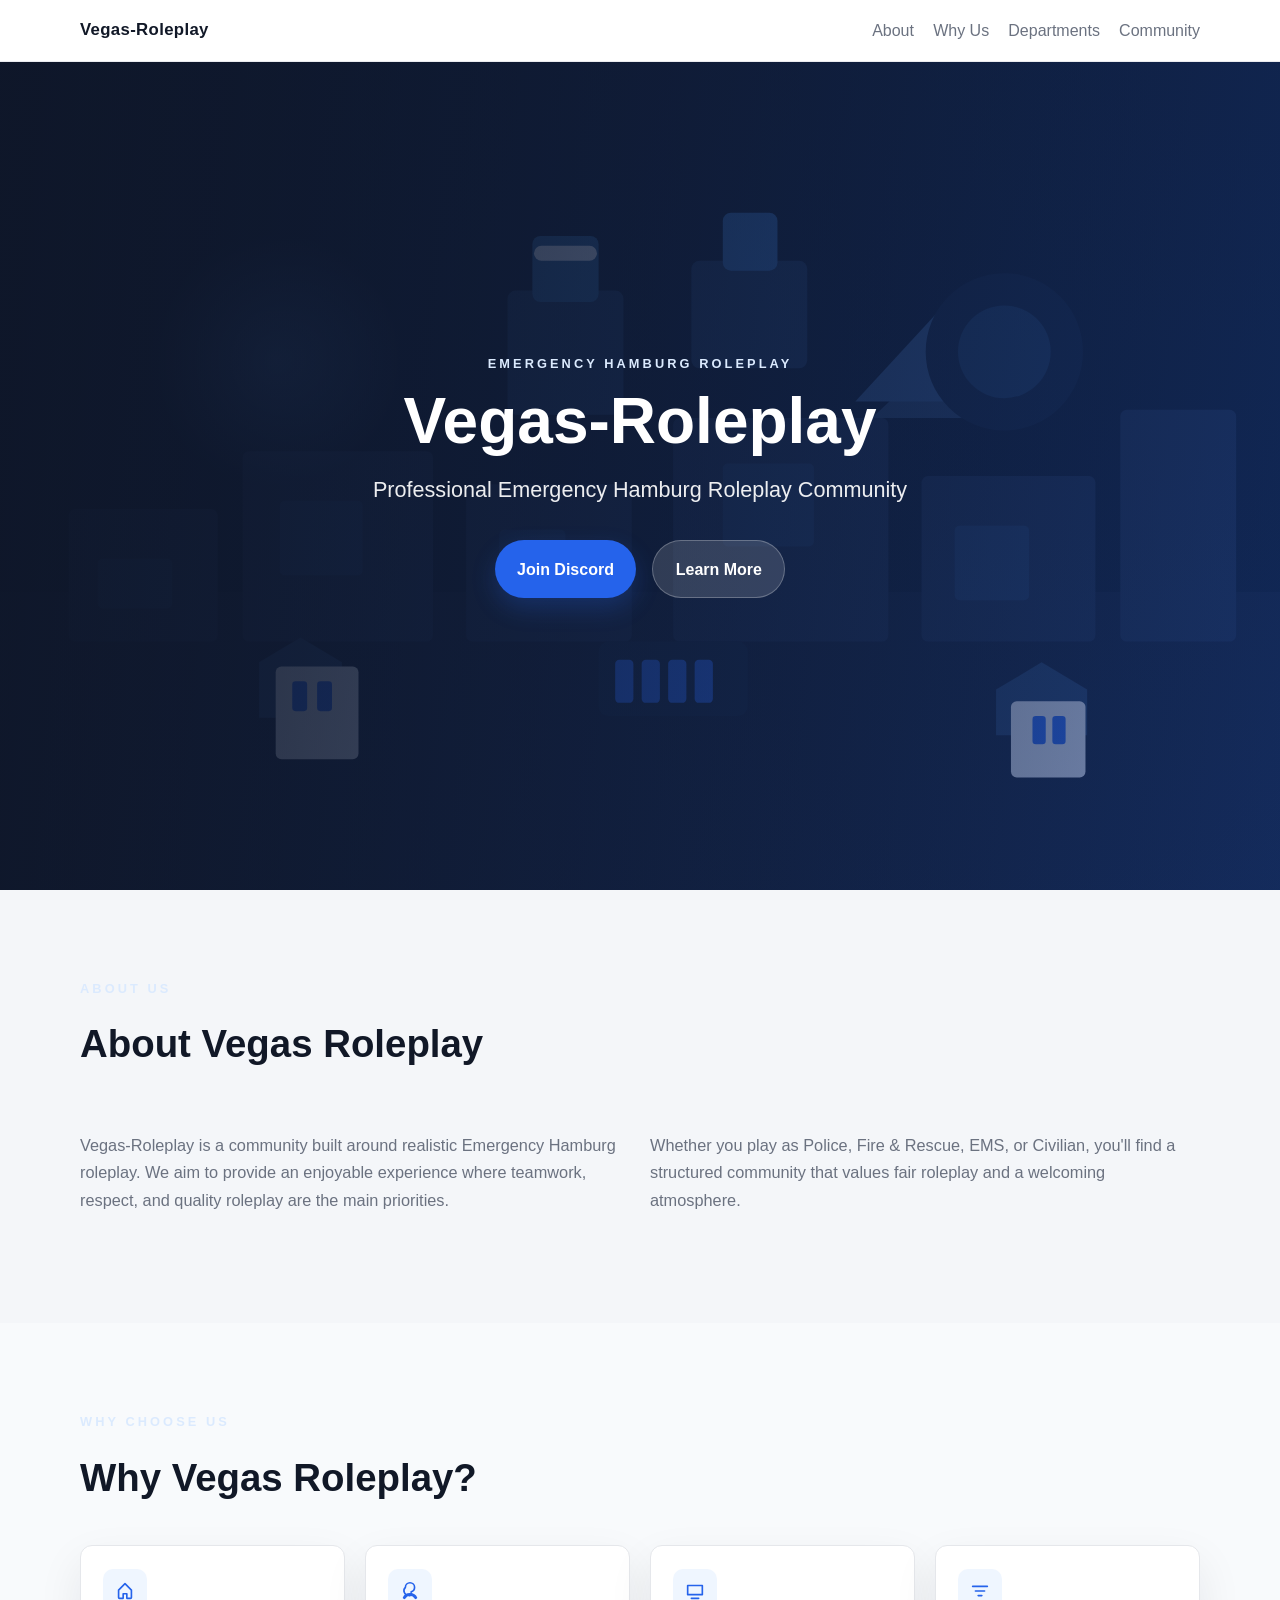
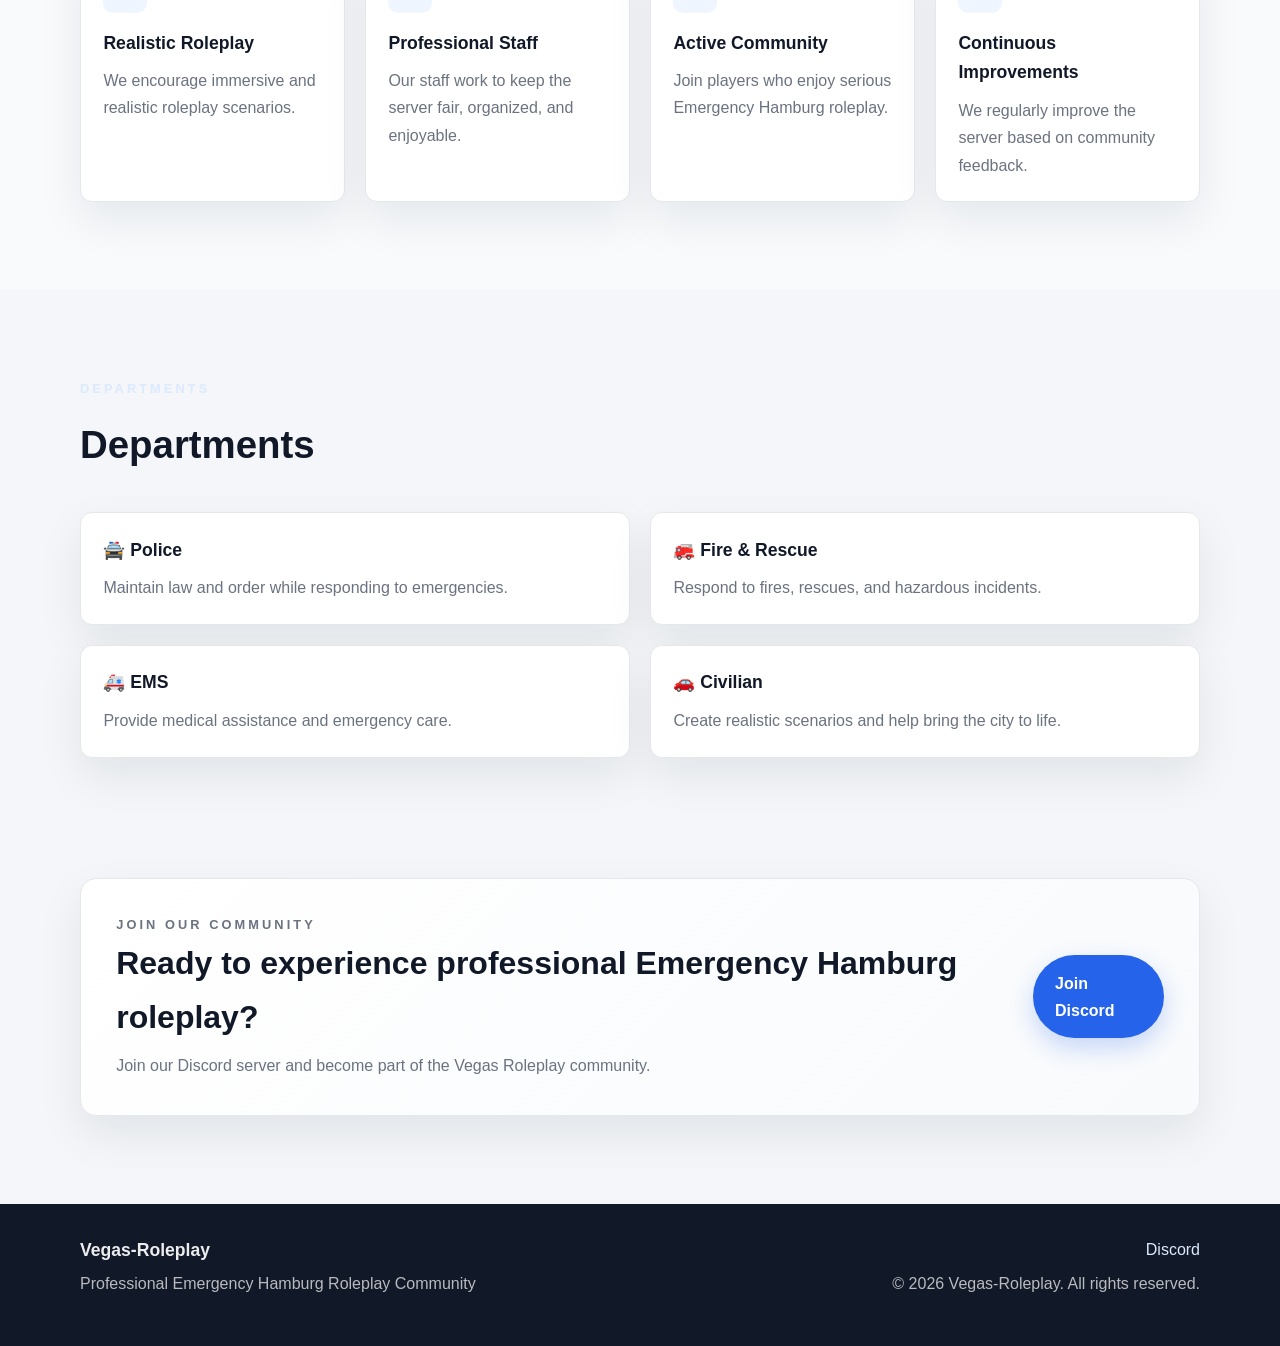
<file: index.html>
<!DOCTYPE html>
<html lang="en">
  <head>
    <meta charset="UTF-8" />
    <meta name="viewport" content="width=device-width, initial-scale=1.0" />
    <meta
      name="description"
      content="Vegas-Roleplay is a professional Emergency Hamburg roleplay community focused on realistic scenarios, strong staff, and a welcoming atmosphere."
    />
    <title>Vegas-Roleplay</title>
    <link rel="stylesheet" href="styles.css" />
  </head>
  <body>
    <header class="site-header">
      <div class="container nav-bar">
        <a class="brand" href="#top">Vegas-Roleplay</a>
        <nav class="site-nav" aria-label="Primary navigation">
          <a href="#about">About</a>
          <a href="#why">Why Us</a>
          <a href="#departments">Departments</a>
          <a href="#community">Community</a>
        </nav>
      </div>
    </header>

    <main id="top">
      <section class="hero">
        <div class="hero-overlay"></div>
        <div class="container hero-content">
          <p class="eyebrow">Emergency Hamburg Roleplay</p>
          <h1>Vegas-Roleplay</h1>
          <p class="hero-subtitle">
            Professional Emergency Hamburg Roleplay Community
          </p>
          <div class="hero-actions">
            <a
              class="btn btn-primary"
              href="https://discord.gg/4weTKbVzCM"
              target="_blank"
              rel="noreferrer"
            >
              Join Discord
            </a>
            <a class="btn btn-secondary" href="#about">Learn More</a>
          </div>
        </div>
      </section>

      <section id="about" class="section">
        <div class="container">
          <div class="section-heading">
            <p class="eyebrow">About us</p>
            <h2>About Vegas Roleplay</h2>
          </div>
          <div class="about-grid">
            <p>
              Vegas-Roleplay is a community built around realistic Emergency
              Hamburg roleplay. We aim to provide an enjoyable experience where
              teamwork, respect, and quality roleplay are the main priorities.
            </p>
            <p>
              Whether you play as Police, Fire &amp; Rescue, EMS, or Civilian,
              you'll find a structured community that values fair roleplay and a
              welcoming atmosphere.
            </p>
          </div>
        </div>
      </section>

      <section id="why" class="section section-alt">
        <div class="container">
          <div class="section-heading">
            <p class="eyebrow">Why choose us</p>
            <h2>Why Vegas Roleplay?</h2>
          </div>
          <div class="card-grid">
            <article class="info-card">
              <div class="icon" aria-hidden="true">
                <svg viewBox="0 0 24 24">
                  <path d="M5 11l7-7 7 7v8a1 1 0 0 1-1 1h-4v-5H10v5H6a1 1 0 0 1-1-1z" />
                </svg>
              </div>
              <h3>Realistic Roleplay</h3>
              <p>
                We encourage immersive and realistic roleplay scenarios.
              </p>
            </article>
            <article class="info-card">
              <div class="icon" aria-hidden="true">
                <svg viewBox="0 0 24 24">
                  <path d="M12 3a5 5 0 0 1 5 5c0 2.4-1.6 4.4-3.7 4.9A4 4 0 0 1 12 17a4 4 0 0 1-1.3-.2A5.1 5.1 0 0 1 7 8a5 5 0 0 1 5-5zm0 12c3.2 0 6 1.8 7 4.4l-1 .6c-1.3-2.3-3.7-3.7-6-3.7s-4.7 1.4-6 3.7l-1-.6C6 16.8 8.8 15 12 15z" />
                </svg>
              </div>
              <h3>Professional Staff</h3>
              <p>
                Our staff work to keep the server fair, organized, and enjoyable.
              </p>
            </article>
            <article class="info-card">
              <div class="icon" aria-hidden="true">
                <svg viewBox="0 0 24 24">
                  <path d="M4 6h16v10H4z" />
                  <path d="M8 20h8" />
                </svg>
              </div>
              <h3>Active Community</h3>
              <p>
                Join players who enjoy serious Emergency Hamburg roleplay.
              </p>
            </article>
            <article class="info-card">
              <div class="icon" aria-hidden="true">
                <svg viewBox="0 0 24 24">
                  <path d="M4 7h16" />
                  <path d="M7 12h10" />
                  <path d="M10 17h4" />
                </svg>
              </div>
              <h3>Continuous Improvements</h3>
              <p>
                We regularly improve the server based on community feedback.
              </p>
            </article>
          </div>
        </div>
      </section>

      <section id="departments" class="section">
        <div class="container">
          <div class="section-heading">
            <p class="eyebrow">Departments</p>
            <h2>Departments</h2>
          </div>
          <div class="card-grid department-grid">
            <article class="department-card">
              <h3>🚔 Police</h3>
              <p>Maintain law and order while responding to emergencies.</p>
            </article>
            <article class="department-card">
              <h3>🚒 Fire &amp; Rescue</h3>
              <p>Respond to fires, rescues, and hazardous incidents.</p>
            </article>
            <article class="department-card">
              <h3>🚑 EMS</h3>
              <p>Provide medical assistance and emergency care.</p>
            </article>
            <article class="department-card">
              <h3>🚗 Civilian</h3>
              <p>Create realistic scenarios and help bring the city to life.</p>
            </article>
          </div>
        </div>
      </section>

      <section id="community" class="section community-cta">
        <div class="container cta-box">
          <div>
            <p class="eyebrow">Join our community</p>
            <h2>Ready to experience professional Emergency Hamburg roleplay?</h2>
            <p>
              Join our Discord server and become part of the Vegas Roleplay
              community.
            </p>
          </div>
          <a
            class="btn btn-primary"
            href="https://discord.gg/4weTKbVzCM"
            target="_blank"
            rel="noreferrer"
          >
            Join Discord
          </a>
        </div>
      </section>
    </main>

    <footer class="site-footer">
      <div class="container footer-content">
        <div>
          <h2>Vegas-Roleplay</h2>
          <p>Professional Emergency Hamburg Roleplay Community</p>
        </div>
        <div class="footer-links">
          <a href="https://discord.gg/4weTKbVzCM" target="_blank" rel="noreferrer">Discord</a>
          <p>© 2026 Vegas-Roleplay. All rights reserved.</p>
        </div>
      </div>
    </footer>
  </body>
</html>
</file>
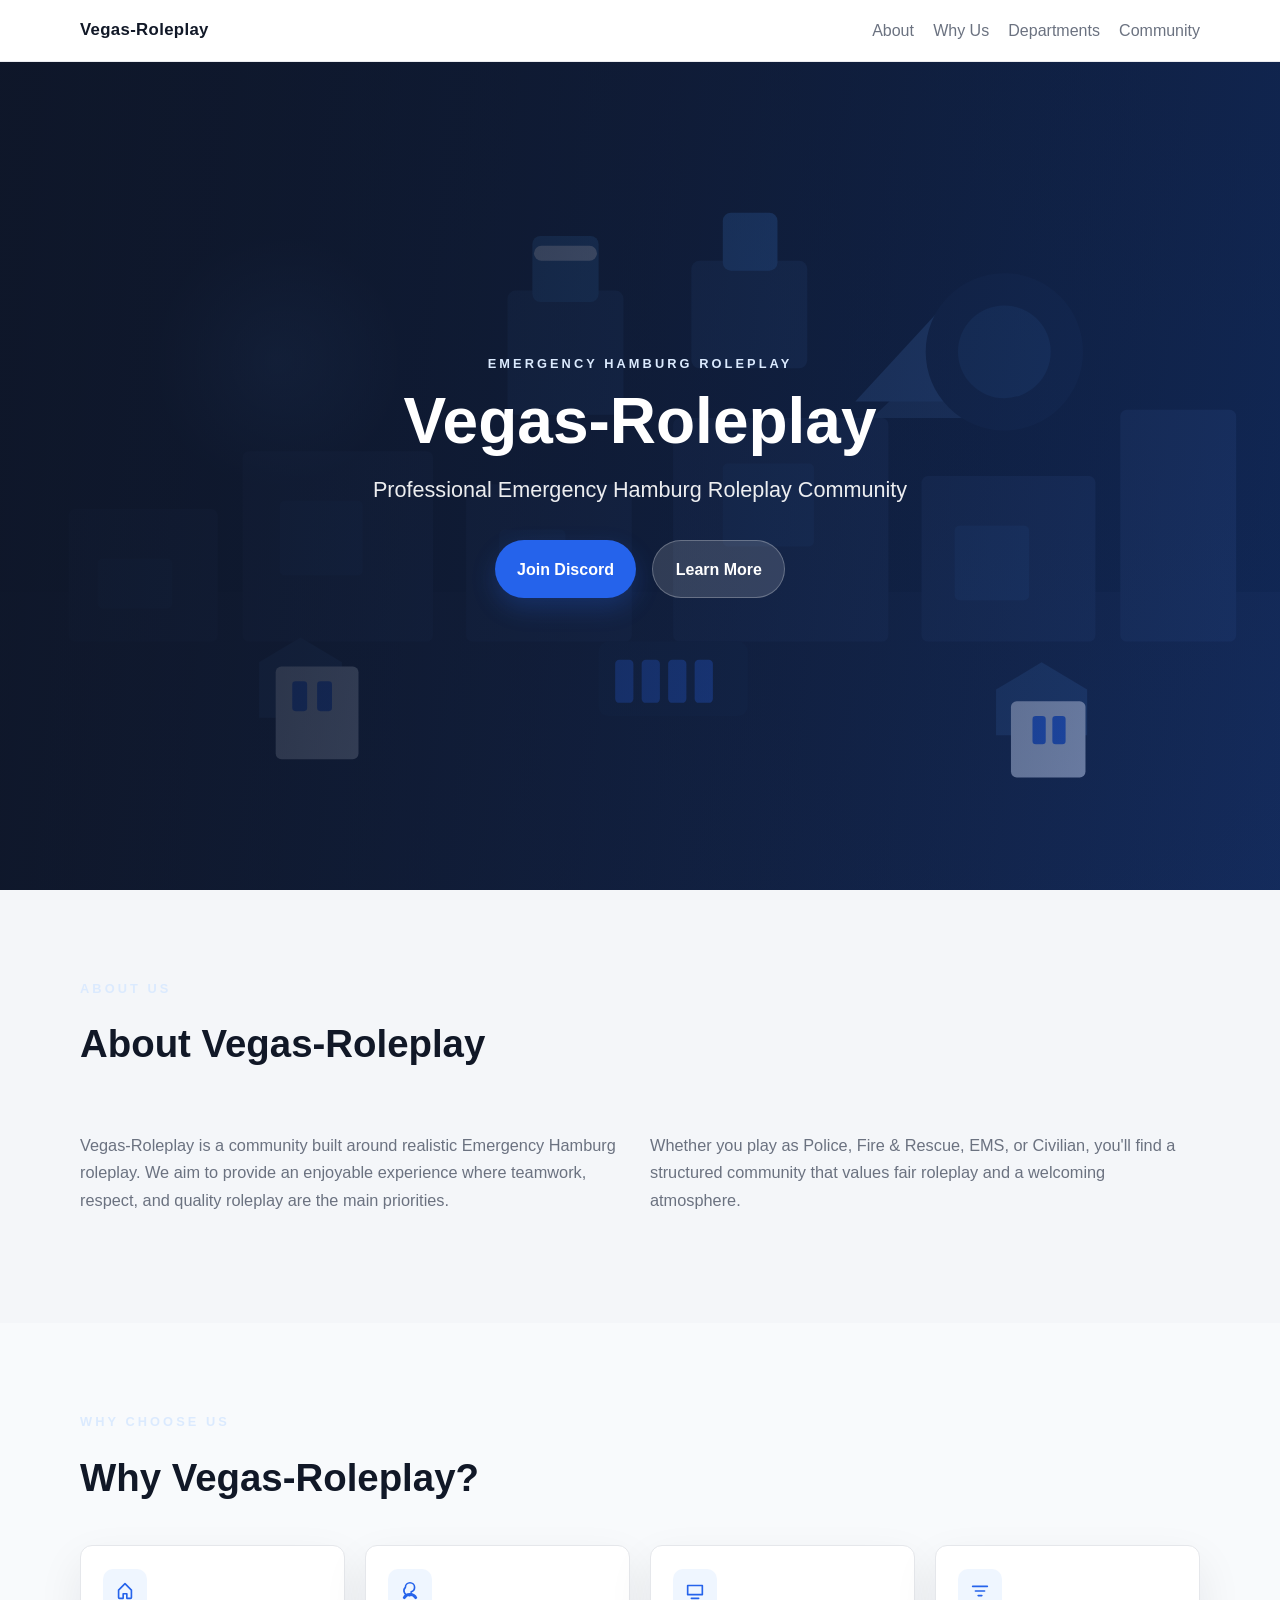
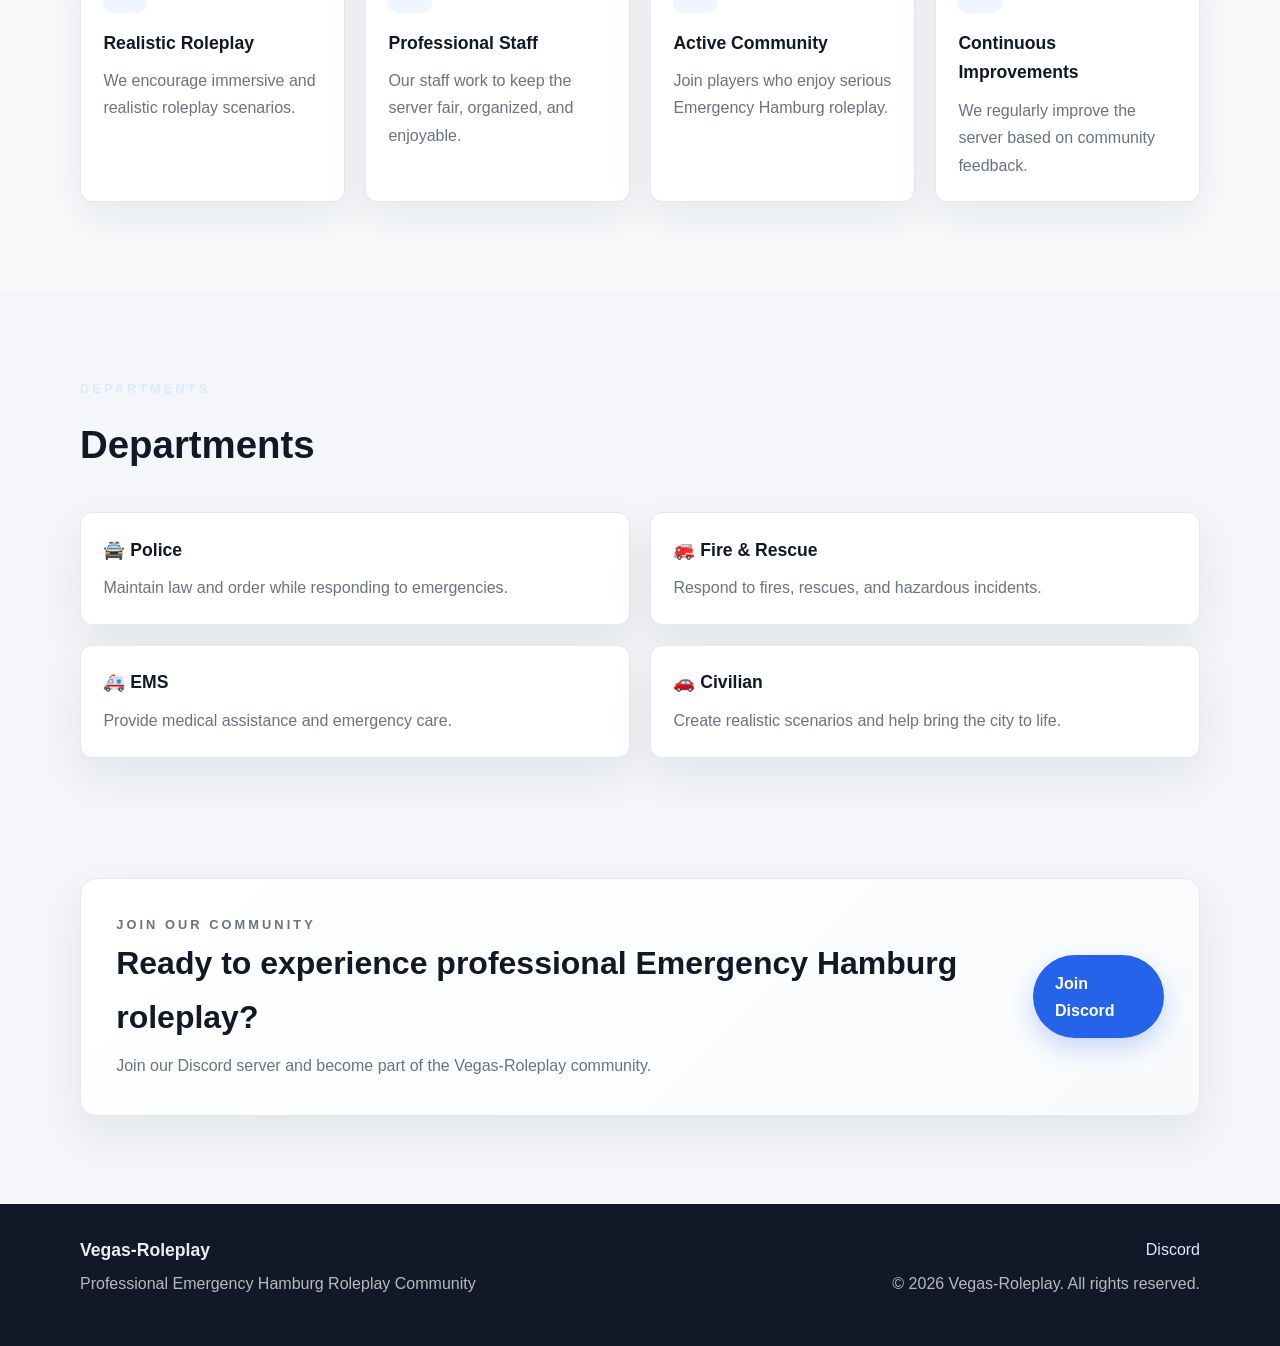
<file: docs/index.html>
<!DOCTYPE html>
<html lang="en">
  <head>
    <meta charset="UTF-8" />
    <meta name="viewport" content="width=device-width, initial-scale=1.0" />
    <meta
      name="description"
      content="Vegas-Roleplay is a professional Emergency Hamburg roleplay community focused on realistic scenarios, strong staff, and a welcoming atmosphere."
    />
    <title>Vegas-Roleplay</title>
    <link rel="stylesheet" href="styles.css" />
  </head>
  <body>
    <header class="site-header">
      <div class="container nav-bar">
        <a class="brand" href="#top">Vegas-Roleplay</a>
        <nav class="site-nav" aria-label="Primary navigation">
          <a href="#about">About</a>
          <a href="#why">Why Us</a>
          <a href="#departments">Departments</a>
          <a href="#community">Community</a>
        </nav>
      </div>
    </header>

    <main id="top">
      <section class="hero">
        <div class="hero-overlay"></div>
        <div class="container hero-content">
          <p class="eyebrow">Emergency Hamburg Roleplay</p>
          <h1>Vegas-Roleplay</h1>
          <p class="hero-subtitle">
            Professional Emergency Hamburg Roleplay Community
          </p>
          <div class="hero-actions">
            <a class="btn btn-primary" href="https://discord.gg/4weTKbVzCM" target="_blank" rel="noreferrer">Join Discord</a>
            <a class="btn btn-secondary" href="#about">Learn More</a>
          </div>
        </div>
      </section>

      <section id="about" class="section">
        <div class="container">
          <div class="section-heading">
            <p class="eyebrow">About us</p>
            <h2>About Vegas-Roleplay</h2>
          </div>
          <div class="about-grid">
            <p>Vegas-Roleplay is a community built around realistic Emergency Hamburg roleplay. We aim to provide an enjoyable experience where teamwork, respect, and quality roleplay are the main priorities.</p>
            <p>Whether you play as Police, Fire &amp; Rescue, EMS, or Civilian, you'll find a structured community that values fair roleplay and a welcoming atmosphere.</p>
          </div>
        </div>
      </section>

      <section id="why" class="section section-alt">
        <div class="container">
          <div class="section-heading">
            <p class="eyebrow">Why choose us</p>
            <h2>Why Vegas-Roleplay?</h2>
          </div>
          <div class="card-grid">
            <article class="info-card">
              <div class="icon" aria-hidden="true">
                <svg viewBox="0 0 24 24">
                  <path d="M5 11l7-7 7 7v8a1 1 0 0 1-1 1h-4v-5H10v5H6a1 1 0 0 1-1-1z" />
                </svg>
              </div>
              <h3>Realistic Roleplay</h3>
              <p>We encourage immersive and realistic roleplay scenarios.</p>
            </article>
            <article class="info-card">
              <div class="icon" aria-hidden="true">
                <svg viewBox="0 0 24 24">
                  <path d="M12 3a5 5 0 0 1 5 5c0 2.4-1.6 4.4-3.7 4.9A4 4 0 0 1 12 17a4 4 0 0 1-1.3-.2A5.1 5.1 0 0 1 7 8a5 5 0 0 1 5-5zm0 12c3.2 0 6 1.8 7 4.4l-1 .6c-1.3-2.3-3.7-3.7-6-3.7s-4.7 1.4-6 3.7l-1-.6C6 16.8 8.8 15 12 15z" />
                </svg>
              </div>
              <h3>Professional Staff</h3>
              <p>Our staff work to keep the server fair, organized, and enjoyable.</p>
            </article>
            <article class="info-card">
              <div class="icon" aria-hidden="true">
                <svg viewBox="0 0 24 24">
                  <path d="M4 6h16v10H4z" />
                  <path d="M8 20h8" />
                </svg>
              </div>
              <h3>Active Community</h3>
              <p>Join players who enjoy serious Emergency Hamburg roleplay.</p>
            </article>
            <article class="info-card">
              <div class="icon" aria-hidden="true">
                <svg viewBox="0 0 24 24">
                  <path d="M4 7h16" />
                  <path d="M7 12h10" />
                  <path d="M10 17h4" />
                </svg>
              </div>
              <h3>Continuous Improvements</h3>
              <p>We regularly improve the server based on community feedback.</p>
            </article>
          </div>
        </div>
      </section>

      <section id="departments" class="section">
        <div class="container">
          <div class="section-heading">
            <p class="eyebrow">Departments</p>
            <h2>Departments</h2>
          </div>
          <div class="card-grid department-grid">
            <article class="department-card">
              <h3>🚔 Police</h3>
              <p>Maintain law and order while responding to emergencies.</p>
            </article>
            <article class="department-card">
              <h3>🚒 Fire &amp; Rescue</h3>
              <p>Respond to fires, rescues, and hazardous incidents.</p>
            </article>
            <article class="department-card">
              <h3>🚑 EMS</h3>
              <p>Provide medical assistance and emergency care.</p>
            </article>
            <article class="department-card">
              <h3>🚗 Civilian</h3>
              <p>Create realistic scenarios and help bring the city to life.</p>
            </article>
          </div>
        </div>
      </section>

      <section id="community" class="section community-cta">
        <div class="container cta-box">
          <div>
            <p class="eyebrow">Join our community</p>
            <h2>Ready to experience professional Emergency Hamburg roleplay?</h2>
            <p>Join our Discord server and become part of the Vegas-Roleplay community.</p>
          </div>
          <a class="btn btn-primary" href="https://discord.gg/4weTKbVzCM" target="_blank" rel="noreferrer">Join Discord</a>
        </div>
      </section>
    </main>

    <footer class="site-footer">
      <div class="container footer-content">
        <div>
          <h2>Vegas-Roleplay</h2>
          <p>Professional Emergency Hamburg Roleplay Community</p>
        </div>
        <div class="footer-links">
          <a href="https://discord.gg/4weTKbVzCM" target="_blank" rel="noreferrer">Discord</a>
          <p>© 2026 Vegas-Roleplay. All rights reserved.</p>
        </div>
      </div>
    </footer>
  </body>
</html>
</file>
<file: styles.css>
:root {
  --bg: #f4f6f9;
  --surface: #ffffff;
  --surface-alt: #f8fafc;
  --text: #111827;
  --muted: #6b7280;
  --border: #e5e7eb;
  --accent: #2563eb;
  --accent-dark: #1d4ed8;
  --shadow: 0 18px 45px rgba(15, 23, 42, 0.08);
}

* {
  box-sizing: border-box;
}

html {
  scroll-behavior: smooth;
}

body {
  margin: 0;
  font-family: Inter, "Segoe UI", Roboto, Helvetica, Arial, sans-serif;
  color: var(--text);
  background: var(--bg);
  line-height: 1.7;
}

a {
  color: inherit;
  text-decoration: none;
}

img {
  max-width: 100%;
  display: block;
}

.container {
  width: min(1120px, calc(100% - 2rem));
  margin: 0 auto;
}

.site-header {
  position: sticky;
  top: 0;
  z-index: 20;
  background: rgba(255, 255, 255, 0.95);
  border-bottom: 1px solid rgba(229, 231, 235, 0.8);
  backdrop-filter: blur(10px);
}

.nav-bar {
  display: flex;
  align-items: center;
  justify-content: space-between;
  padding: 1rem 0;
}

.brand {
  font-size: 1.05rem;
  font-weight: 700;
  letter-spacing: 0.02em;
}

.site-nav {
  display: flex;
  gap: 1.2rem;
  color: var(--muted);
}

.site-nav a {
  transition: color 180ms ease;
}

.site-nav a:hover,
.site-nav a:focus-visible {
  color: var(--accent);
}

.hero {
  position: relative;
  min-height: 92vh;
  display: flex;
  align-items: center;
  justify-content: center;
  background: linear-gradient(95deg, rgba(15, 23, 42, 0.8), rgba(37, 99, 235, 0.35)),
    url("assets/hero-art.svg") center/cover;
  color: #ffffff;
  padding: 4rem 0;
}

.hero-overlay {
  position: absolute;
  inset: 0;
  background: linear-gradient(120deg, rgba(15, 23, 42, 0.74), rgba(15, 23, 42, 0.24));
}

.hero-content {
  position: relative;
  z-index: 1;
  max-width: 760px;
  text-align: center;
}

.eyebrow {
  margin: 0 0 0.75rem;
  text-transform: uppercase;
  letter-spacing: 0.24em;
  font-size: 0.8rem;
  font-weight: 700;
  color: #dbeafe;
}

.hero h1 {
  margin: 0;
  font-size: clamp(2.6rem, 5vw, 4.4rem);
  line-height: 1.08;
  font-weight: 700;
}

.hero-subtitle {
  margin: 1rem auto 0;
  font-size: clamp(1.05rem, 2vw, 1.35rem);
  color: rgba(255, 255, 255, 0.92);
  max-width: 645px;
}

.hero-actions {
  display: flex;
  gap: 1rem;
  justify-content: center;
  flex-wrap: wrap;
  margin-top: 2rem;
}

.btn {
  display: inline-flex;
  align-items: center;
  justify-content: center;
  border-radius: 999px;
  padding: 0.9rem 1.4rem;
  font-weight: 600;
  transition: transform 180ms ease, box-shadow 180ms ease, background 180ms ease;
}

.btn:hover,
.btn:focus-visible {
  transform: translateY(-2px);
}

.btn-primary {
  background: var(--accent);
  color: #ffffff;
  box-shadow: 0 10px 24px rgba(37, 99, 235, 0.24);
}

.btn-primary:hover,
.btn-primary:focus-visible {
  background: var(--accent-dark);
}

.btn-secondary {
  background: rgba(255, 255, 255, 0.14);
  color: #ffffff;
  border: 1px solid rgba(255, 255, 255, 0.25);
}

.section {
  padding: 5.5rem 0;
}

.section-alt {
  background: var(--surface-alt);
}

.section-heading {
  margin-bottom: 2.2rem;
  max-width: 700px;
}

.section-heading h2 {
  margin: 0;
  font-size: clamp(1.8rem, 3vw, 2.4rem);
}

.about-grid {
  display: grid;
  gap: 1.25rem;
  grid-template-columns: repeat(2, minmax(0, 1fr));
  padding: 1.25rem 0;
}

.about-grid p {
  margin: 0;
  color: var(--muted);
  font-size: 1.02rem;
}

.card-grid {
  display: grid;
  gap: 1.25rem;
  grid-template-columns: repeat(4, minmax(0, 1fr));
}

.info-card,
.department-card {
  background: var(--surface);
  border: 1px solid var(--border);
  border-radius: 12px;
  padding: 1.4rem;
  box-shadow: var(--shadow);
  transition: transform 180ms ease, box-shadow 180ms ease;
}

.info-card:hover,
.department-card:hover {
  transform: translateY(-3px);
  box-shadow: 0 22px 45px rgba(15, 23, 42, 0.1);
}

.icon {
  width: 44px;
  height: 44px;
  border-radius: 10px;
  display: inline-flex;
  align-items: center;
  justify-content: center;
  background: #eff6ff;
  margin-bottom: 1rem;
}

.icon svg {
  width: 22px;
  height: 22px;
  fill: none;
  stroke: var(--accent);
  stroke-width: 1.8;
  stroke-linecap: round;
  stroke-linejoin: round;
}

.info-card h3,
.department-card h3 {
  margin: 0 0 0.55rem;
  font-size: 1.1rem;
}

.info-card p,
.department-card p {
  margin: 0;
  color: var(--muted);
}

.department-grid {
  grid-template-columns: repeat(2, minmax(0, 1fr));
}

.community-cta {
  padding-top: 2rem;
}

.cta-box {
  display: flex;
  align-items: center;
  justify-content: space-between;
  gap: 2rem;
  padding: 2.2rem;
  border-radius: 16px;
  background: linear-gradient(135deg, #ffffff, #f8fafc);
  border: 1px solid var(--border);
  box-shadow: var(--shadow);
}

.cta-box h2 {
  margin: 0 0 0.5rem;
  font-size: clamp(1.5rem, 2.5vw, 2rem);
}

.cta-box p {
  margin: 0;
  color: var(--muted);
}

.site-footer {
  padding: 2rem 0 3rem;
  background: #111827;
  color: rgba(255, 255, 255, 0.92);
}

.footer-content {
  display: flex;
  justify-content: space-between;
  gap: 1.5rem;
  align-items: center;
}

.footer-content h2 {
  margin: 0 0 0.3rem;
  font-size: 1.1rem;
}

.footer-content p {
  margin: 0;
  color: rgba(255, 255, 255, 0.7);
}

.footer-links {
  text-align: right;
}

.footer-links a {
  display: inline-block;
  margin-bottom: 0.4rem;
  color: #dbeafe;
}

@media (max-width: 900px) {
  .card-grid {
    grid-template-columns: repeat(2, minmax(0, 1fr));
  }

  .cta-box,
  .footer-content {
    flex-direction: column;
    align-items: flex-start;
  }

  .footer-links {
    text-align: left;
  }
}

@media (max-width: 680px) {
  .site-nav {
    display: none;
  }

  .hero {
    min-height: 84vh;
  }

  .about-grid,
  .department-grid,
  .card-grid {
    grid-template-columns: 1fr;
  }

  .hero-actions {
    flex-direction: column;
  }

  .btn {
    width: 100%;
  }
}
</file>
<file: docs/styles.css>
:root {
  --bg: #f4f6f9;
  --surface: #ffffff;
  --surface-alt: #f8fafc;
  --text: #111827;
  --muted: #6b7280;
  --border: #e5e7eb;
  --accent: #2563eb;
  --accent-dark: #1d4ed8;
  --shadow: 0 18px 45px rgba(15, 23, 42, 0.08);
}

* { box-sizing: border-box; }
html { scroll-behavior: smooth; }
body { margin: 0; font-family: Inter, "Segoe UI", Roboto, Helvetica, Arial, sans-serif; color: var(--text); background: var(--bg); line-height: 1.7; }
a { color: inherit; text-decoration: none; }
img { max-width: 100%; display: block; }
.container { width: min(1120px, calc(100% - 2rem)); margin: 0 auto; }
.site-header { position: sticky; top: 0; z-index: 20; background: rgba(255,255,255,0.95); border-bottom: 1px solid rgba(229,231,235,0.8); backdrop-filter: blur(10px); }
.nav-bar { display: flex; align-items: center; justify-content: space-between; padding: 1rem 0; }
.brand { font-size: 1.05rem; font-weight: 700; letter-spacing: 0.02em; }
.site-nav { display: flex; gap: 1.2rem; color: var(--muted); }
.site-nav a { transition: color 180ms ease; }
.site-nav a:hover, .site-nav a:focus-visible { color: var(--accent); }
.hero { position: relative; min-height: 92vh; display: flex; align-items: center; justify-content: center; background: linear-gradient(95deg, rgba(15,23,42,0.8), rgba(37,99,235,0.35)), url("assets/hero-art.svg") center/cover; color: #ffffff; padding: 4rem 0; }
.hero-overlay { position: absolute; inset: 0; background: linear-gradient(120deg, rgba(15,23,42,0.74), rgba(15,23,42,0.24)); }
.hero-content { position: relative; z-index: 1; max-width: 760px; text-align: center; }
.eyebrow { margin: 0 0 0.75rem; text-transform: uppercase; letter-spacing: 0.24em; font-size: 0.8rem; font-weight: 700; color: #dbeafe; }
.hero h1 { margin: 0; font-size: clamp(2.6rem, 5vw, 4.4rem); line-height: 1.08; font-weight: 700; }
.hero-subtitle { margin: 1rem auto 0; font-size: clamp(1.05rem, 2vw, 1.35rem); color: rgba(255,255,255,0.92); max-width: 645px; }
.hero-actions { display: flex; gap: 1rem; justify-content: center; flex-wrap: wrap; margin-top: 2rem; }
.btn { display: inline-flex; align-items: center; justify-content: center; border-radius: 999px; padding: 0.9rem 1.4rem; font-weight: 600; transition: transform 180ms ease, box-shadow 180ms ease, background 180ms ease; }
.btn:hover, .btn:focus-visible { transform: translateY(-2px); }
.btn-primary { background: var(--accent); color: #ffffff; box-shadow: 0 10px 24px rgba(37,99,235,0.24); }
.btn-primary:hover, .btn-primary:focus-visible { background: var(--accent-dark); }
.btn-secondary { background: rgba(255,255,255,0.14); color: #ffffff; border: 1px solid rgba(255,255,255,0.25); }
.section { padding: 5.5rem 0; }
.section-alt { background: var(--surface-alt); }
.section-heading { margin-bottom: 2.2rem; max-width: 700px; }
.section-heading h2 { margin: 0; font-size: clamp(1.8rem, 3vw, 2.4rem); }
.about-grid { display: grid; gap: 1.25rem; grid-template-columns: repeat(2, minmax(0, 1fr)); padding: 1.25rem 0; }
.about-grid p { margin: 0; color: var(--muted); font-size: 1.02rem; }
.card-grid { display: grid; gap: 1.25rem; grid-template-columns: repeat(4, minmax(0, 1fr)); }
.info-card, .department-card { background: var(--surface); border: 1px solid var(--border); border-radius: 12px; padding: 1.4rem; box-shadow: var(--shadow); transition: transform 180ms ease, box-shadow 180ms ease; }
.info-card:hover, .department-card:hover { transform: translateY(-3px); box-shadow: 0 22px 45px rgba(15,23,42,0.1); }
.icon { width: 44px; height: 44px; border-radius: 10px; display: inline-flex; align-items: center; justify-content: center; background: #eff6ff; margin-bottom: 1rem; }
.icon svg { width: 22px; height: 22px; fill: none; stroke: var(--accent); stroke-width: 1.8; stroke-linecap: round; stroke-linejoin: round; }
.info-card h3, .department-card h3 { margin: 0 0 0.55rem; font-size: 1.1rem; }
.info-card p, .department-card p { margin: 0; color: var(--muted); }
.department-grid { grid-template-columns: repeat(2, minmax(0, 1fr)); }
.community-cta { padding-top: 2rem; }
.cta-box { display: flex; align-items: center; justify-content: space-between; gap: 2rem; padding: 2.2rem; border-radius: 16px; background: linear-gradient(135deg, #ffffff, #f8fafc); border: 1px solid var(--border); box-shadow: var(--shadow); }
.cta-box h2 { margin: 0 0 0.5rem; font-size: clamp(1.5rem, 2.5vw, 2rem); }
.cta-box p { margin: 0; color: var(--muted); }
.site-footer { padding: 2rem 0 3rem; background: #111827; color: rgba(255,255,255,0.92); }
.footer-content { display: flex; justify-content: space-between; gap: 1.5rem; align-items: center; }
.footer-content h2 { margin: 0 0 0.3rem; font-size: 1.1rem; }
.footer-content p { margin: 0; color: rgba(255,255,255,0.7); }
.footer-links { text-align: right; }
.footer-links a { display: inline-block; margin-bottom: 0.4rem; color: #dbeafe; }
@media (max-width: 900px) { .card-grid { grid-template-columns: repeat(2, minmax(0, 1fr)); } .cta-box, .footer-content { flex-direction: column; align-items: flex-start; } .footer-links { text-align: left; } }
@media (max-width: 680px) { .site-nav { display: none; } .hero { min-height: 84vh; } .about-grid, .department-grid, .card-grid { grid-template-columns: 1fr; } .hero-actions { flex-direction: column; } .btn { width: 100%; } }
</file>
